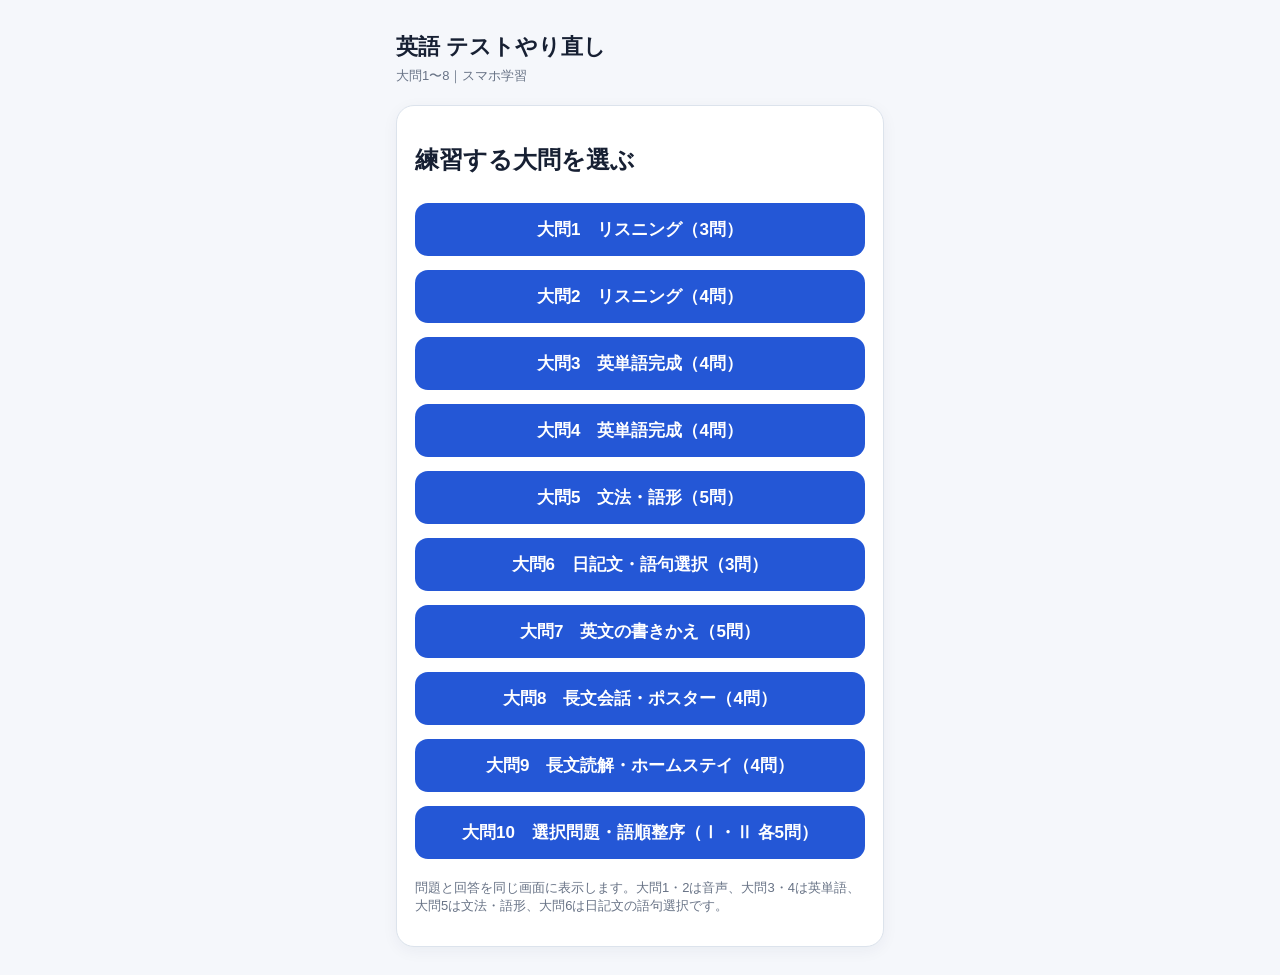
<file: index.html>
<!doctype html>
<html lang="ja">
<head>
<meta charset="utf-8"><meta name="viewport" content="width=device-width,initial-scale=1,viewport-fit=cover">
<title>英語 大問1〜8 練習</title>
<style>
*{box-sizing:border-box} body{margin:0;background:#f5f7fb;color:#172033;font-family:-apple-system,BlinkMacSystemFont,"Hiragino Sans","Yu Gothic",sans-serif}
.wrap{max-width:520px;margin:auto;padding:16px}.top{padding:16px 0 8px}.top h1{font-size:22px;margin:0 0 5px}.muted{color:#687386;font-size:13px}
.card{background:white;border:1px solid #dce3ec;border-radius:18px;padding:18px;margin:12px 0;box-shadow:0 4px 16px rgba(20,35,70,.05)}
.menu button,.btn{width:100%;border:0;border-radius:13px;padding:15px;font-size:17px;font-weight:800;cursor:pointer;margin:7px 0;background:#2457d6;color:white}
.btn.sub{background:#edf2fa;color:#25405f}.btn:disabled{opacity:.45}.head{display:flex;justify-content:space-between;gap:10px;align-items:center;margin-bottom:10px}
.badge{font-size:13px;background:#eef3ff;color:#2457d6;padding:5px 9px;border-radius:999px;font-weight:700}
.audio{background:#eef3ff;border-radius:14px;padding:12px;margin:12px 0}.audio .btn{margin:3px 0}
.prompt{font-size:19px;font-weight:800;margin:14px 0 9px}
.choices{display:grid;gap:9px}.choice{width:100%;text-align:left;background:white;border:2px solid #d9e0ea;border-radius:13px;padding:13px;font-size:16px;cursor:pointer}
.choice.selected{border-color:#2457d6;background:#f0f4ff}.choice.correct{border-color:#18864b;background:#edf9f1}.choice.wrong{border-color:#c63d35;background:#fff0ef}
.icon{font-size:27px;display:inline-block;width:42px;text-align:center;vertical-align:middle}.feedback{border-radius:13px;padding:13px;margin-top:12px;background:#f5f7fa}.ok{color:#14763f}.ng{color:#b22d27}
.transcript{margin-top:10px;border-top:1px solid #dfe5ed;padding-top:10px;font-size:14px}
.explainPanel{margin-top:10px;padding:13px;border:1px solid #d9e2ef;border-radius:12px;background:#fbfcfe;color:#172033}
.warn{font-size:12px;color:#9a5a00;background:#fff7e8;padding:8px;border-radius:8px;margin-bottom:10px}
.english{line-height:1.8;margin:10px 0;padding:10px;background:#f5f7fa;border-radius:9px}
.jp{line-height:1.8;margin:10px 0}.hide{display:none}.score{font-size:30px;font-weight:900;text-align:center;margin:12px}
.small{font-size:13px}.progress{height:7px;background:#e8edf4;border-radius:9px;overflow:hidden;margin:8px 0 14px}.bar{height:100%;background:#2457d6}
.scene{display:flex;justify-content:center;align-items:center;background:#fff;border:1px solid #dbe2ea;border-radius:14px;padding:8px;margin:10px 0}.q3img{display:block;width:100%;max-width:430px;height:auto;border-radius:7px}
.sentence{font-size:19px;line-height:1.8;background:#f7f9fc;border-radius:12px;padding:13px;margin:10px 0}
.wordrow{display:flex;align-items:center;gap:6px;margin:12px 0}.given{font-size:27px;font-weight:900}.wordinput{flex:1;min-width:0;font-size:22px;padding:12px;border:2px solid #cfd8e5;border-radius:12px}
.wordinput:focus{border-color:#2457d6;outline:none}.completeWord{font-size:22px;font-weight:900}

.q4img{display:block;width:100%;max-width:250px;height:auto;margin:auto;border-radius:6px}
.letterboxes{display:flex;gap:5px;flex-wrap:nowrap;margin:12px 0}
.letterbox{width:36px;height:42px;border:2px solid #8f9bab;border-radius:5px;display:grid;place-items:center;font-size:22px;font-weight:800;background:#fff}
.letterbox.givenbox{background:#eef3ff;border-color:#2457d6;color:#2457d6}


.diaryRow{margin:12px 0;padding:12px;border:1px solid #dce3ec;border-radius:12px;background:#fff}
.diaryPick{display:flex;align-items:center;gap:10px}
.diaryLabel{font-weight:900;min-width:32px}
.diarySelected{flex:1;text-align:left;background:#f6f8fb;border:2px solid #d3dbe6;border-radius:10px;padding:12px;font-size:16px}
.diaryOptions{display:grid;grid-template-columns:1fr 1fr;gap:8px;margin-top:10px}
.diaryOption{border:1px solid #cfd8e5;background:#fff;border-radius:10px;padding:10px;text-align:left;font-size:16px}
.diaryOption.used{opacity:.35}
.diaryOption.chosen{border:2px solid #2457d6;background:#eef3ff}

@media(max-width:380px){.wrap{padding:11px}.card{padding:14px}.choice{padding:11px;font-size:15px}.prompt{font-size:18px}}

.diaryAnswers{display:grid;gap:8px;margin:12px 0}
.diarySlot{width:100%;display:flex;align-items:center;gap:10px;text-align:left;background:#fff;border:2px solid #d6deea;border-radius:11px;padding:11px 12px;font-size:16px}
.diarySlot.active{border-color:#2457d6;background:#eef3ff}
.sharedBank{display:grid!important;grid-template-columns:1fr 1fr;gap:8px;margin-top:8px}
.sharedBank .diaryOption{display:block!important;margin:0}
@media(max-width:380px){.sharedBank{grid-template-columns:1fr 1fr}.sharedBank .diaryOption{font-size:15px;padding:9px}}


.rewriteOriginal{background:#f6f8fb;border-radius:12px;padding:14px;margin:10px 0;font-size:17px;line-height:1.7}
.rewriteInstruction{background:#fff8e8;border-radius:12px;padding:12px;margin:10px 0;line-height:1.6}
.rewriteSentence{background:#f6f8fb;border-radius:12px;padding:14px;margin:10px 0;font-size:17px;line-height:2.5}
.rewriteInput{width:105px;max-width:35vw;font-size:17px;padding:8px 10px;border:2px solid #b9c7da;border-radius:9px}


.q8Wrap{display:block}
.q8PassageBox{background:#f7f9fc;border:1px solid #dce3ec;border-radius:14px;padding:14px;margin:10px 0;line-height:1.75;font-size:15px}
.q8Poster{display:block;width:100%;max-width:310px;height:auto;margin:20px auto 12px;border:1px solid #ccd5e2;border-radius:8px;background:#fff}
.q8QuestionBox{background:#fff;border:1px solid #dce3ec;border-radius:14px;padding:14px}
.q8Toggle{margin:8px 0}
.q8AnswerInput{width:100%;font-size:18px;padding:12px;border:2px solid #cbd5e2;border-radius:10px}
.q8Multi{display:grid;gap:8px}
.q8Choice{width:100%;text-align:left;background:#fff;border:2px solid #d9e0ea;border-radius:11px;padding:11px;font-size:15px}
.q8Choice.selected{border-color:#2457d6;background:#eef3ff}
.q8ReorderBank,.q8ReorderAnswer{display:flex;flex-wrap:wrap;gap:8px;padding:11px;border-radius:11px;min-height:48px}
.q8ReorderBank{background:#f6f8fb;border:1px solid #dce3ec}
.q8ReorderAnswer{background:#fff;border:2px dashed #b9c7da;margin:10px 0}
.q8Chip{border:1px solid #becada;background:#fff;border-radius:9px;padding:9px 11px;font-size:15px}
.q8Chip.used{opacity:.3}
.q8Intro{text-align:left}
@media(min-width:800px){
  .q8PassageBox{font-size:16px;line-height:1.85}
  .q8QuestionBox{max-width:820px;margin-left:auto;margin-right:auto}
}


.q8PassagePanel{width:100%}
.q8BackRow{display:flex;gap:8px;margin:8px 0 12px}
.q8BackRow .btn{margin:0}
.q8QuestionBox{width:100%}


.q8PosterHtml{
  width:100%;
  max-width:330px;
  margin:22px auto 12px;
  padding:14px 16px 12px;
  border:2px solid #4a4a4a;
  background:#fff;
  color:#111;
  font-family:"Yu Mincho","Hiragino Mincho ProN","Yu Gothic",serif;
  line-height:1.45;
}
.q8PosterTitle{
  font-size:22px;
  font-weight:900;
  text-align:center;
  margin-bottom:10px;
  white-space:nowrap;
}
.q8PosterItem{
  font-size:16px;
  margin:8px 0;
}
.q8PosterAuthor{
  text-align:right;
  font-size:16px;
  margin-top:8px;
}
@media(max-width:380px){
  .q8PosterHtml{padding:12px 12px 10px}
  .q8PosterTitle{font-size:19px}
  .q8PosterItem,.q8PosterAuthor{font-size:15px}
}


.q8AllQuestions{display:grid;gap:16px;margin-top:20px}
.q8OneQuestion{background:#fff;border:1px solid #dce3ec;border-radius:14px;padding:14px}
.q8OneQuestion h3{margin:0 0 10px;font-size:18px}
.q8AllCheck{margin-top:18px}
.q8ResultItem{margin:12px 0;padding:12px;border-radius:12px;background:#f7f9fc}
.q8ReadingHeader{margin:0 0 8px;font-weight:700}


.q8Bilingual{display:grid;gap:10px;margin-top:12px}
.q8Line{background:#f7f9fc;border:1px solid #dce3ec;border-radius:12px;padding:12px}
.q8English{font-size:16px;line-height:1.6;font-weight:600}
.q8Japanese{font-size:15px;line-height:1.6;margin-top:5px}
.q8LinePlay{margin-top:8px;padding:7px 10px!important;font-size:14px!important}


.sourceUnderline{
  text-decoration-line: underline;
  text-decoration-thickness: 2px;
  text-underline-offset: 4px;
}


.q9PassageBox{margin-top:14px;padding:16px;background:#f7f9fc;border-radius:14px;line-height:1.75}
.q9PassageBox p{margin:0 0 16px}
.q9Notes{font-size:13px;line-height:1.8;margin-top:8px}
.q9AllQuestions{display:grid;gap:16px;margin-top:20px}
.q9OneQuestion{background:#fff;border:1px solid #dce3ec;border-radius:14px;padding:14px}
.q9OneQuestion h3{margin:0 0 10px;font-size:18px}
.q9Reorder{display:grid;gap:8px;margin-top:10px}
.q9Reorder button.selected{outline:2px solid #2d61db;background:#eef3ff}
.q9Bilingual{display:grid;gap:12px;margin-top:12px}
.q9Line{background:#f7f9fc;border:1px solid #dce3ec;border-radius:12px;padding:12px}
.q9English{font-weight:600;line-height:1.65}
.q9Japanese{margin-top:6px;line-height:1.65}


.q10Notice{background:#eef3ff;border:1px solid #cfdcff;border-radius:14px;padding:14px;line-height:1.65;margin-bottom:16px}
.q10Japanese{font-weight:700;line-height:1.65;margin-bottom:12px}
.q10Sentence{font-size:17px;line-height:1.8;background:#f7f9fc;border-radius:12px;padding:14px;margin-bottom:14px}
.q10Options{display:grid;grid-template-columns:1fr 1fr;gap:10px}
.q10Order{margin:12px 0;padding:12px;background:#f7f9fc;border-radius:12px;min-height:48px}
.q10Summary{display:grid;gap:12px}
@media(max-width:420px){.q10Options{grid-template-columns:1fr 1fr}.q10Sentence{font-size:16px}}

</style>
</head><body><main class="wrap">
<div class="top"><h1>英語 テストやり直し</h1><div class="muted">大問1〜8｜スマホ学習</div></div>
<section id="menu" class="card menu">
<h2>練習する大問を選ぶ</h2>
<button onclick="start(1)">大問1　リスニング（3問）</button>
<button onclick="start(2)">大問2　リスニング（4問）</button>
<button onclick="start(3)">大問3　英単語完成（4問）</button>
<button onclick="start(4)">大問4　英単語完成（4問）</button>
<button onclick="start(5)">大問5　文法・語形（5問）</button>
<button onclick="start(6)">大問6　日記文・語句選択（3問）</button>
<button onclick="start(7)">大問7　英文の書きかえ（5問）</button>
<button onclick="start(8)">大問8　長文会話・ポスター（4問）</button>
<button onclick="start(9)">大問9　長文読解・ホームステイ（4問）</button>
<button onclick="start(10)">大問10　選択問題・語順整序（Ⅰ・Ⅱ 各5問）</button>
<p class="muted">問題と回答を同じ画面に表示します。大問1・2は音声、大問3・4は英単語、大問5は文法・語形、大問6は日記文の語句選択です。</p>
</section>
<section id="quiz" class="card hide">
<div class="head"><span id="title" class="badge"></span><span id="count" class="muted"></span></div>
<div class="progress"><div id="bar" class="bar"></div></div>
<div id="audio"></div>
<div id="prompt" class="prompt"></div>
<div id="choices" class="choices"></div>
<button id="check" class="btn" disabled>答え合わせ</button>
<div id="feedback" class="feedback hide"></div>
<button id="next" class="btn sub hide">次の問題 →</button>
</section>
<section id="result" class="card hide"></section>
</main>
<script>
const sets={
1:[
 {speech:"It will be rainy tomorrow.",prompt:"放送の内容に合う「明日の天気」を選びなさい。",choices:[["ア","☁️","くもり"],["イ","☃️","雪"],["ウ","☀️","晴れ"],["エ","☔","雨"]],a:"エ",jp:"It will be rainy tomorrow. ＝ 明日は雨でしょう。",point:"rainy ＝ 雨の、tomorrow ＝ 明日"},
 {speech:"Today is July 3. Takashi was running at 7:00 a.m. yesterday.",prompt:"放送の内容に合うTakashiを選びなさい。",choices:[["ア","🏃","7月3日 午前7時"],["イ","🏃","7月2日 午後7時"],["ウ","🏃","7月2日 午前7時"],["エ","🏃","7月4日 午前7時"]],a:"ウ",jp:"Today is July 3. Takashi was running at 7:00 a.m. yesterday.",point:"yesterday ＝ 昨日。7月3日の昨日なので7月2日。a.m. ＝ 午前"},
 {speech:"My sister wants new shoes.",prompt:"放送の内容に合うものを選びなさい。",choices:[["ア","👟","くつ"],["イ","🍪","お菓子"],["ウ","🧢","帽子"],["エ","📚","辞書"]],a:"ア",jp:"My sister wants new shoes. ＝ 私の姉（妹）は新しいくつを欲しがっています。",point:"shoes ＝ くつ"}
],
2:[
 {passage:"Hello. I'm Asuka. I'm thirteen. Today, I'm going to talk about my sister, Haruka. She is fifteen years old. She is good at cooking. Last week, she made some cookies for me. They were delicious. We are good sisters. We often go shopping on weekends. We will go to see a movie next Sunday. I can't wait.",question:"How old is Asuka?",prompt:"質問を聞いて、答えを選びなさい。",choices:[["ア","","She is 12."],["イ","","She is 13."],["ウ","","She is 14."],["エ","","She is 15."]],a:"イ",jp:"How old is Asuka? → She is 13.",point:"I'm thirteen. が答えの根拠です。"},
 {passage:"Hello. I'm Asuka. I'm thirteen. Today, I'm going to talk about my sister, Haruka. She is fifteen years old. She is good at cooking. Last week, she made some cookies for me. They were delicious. We are good sisters. We often go shopping on weekends. We will go to see a movie next Sunday. I can't wait.",question:"What did Haruka make for Asuka last week?",prompt:"質問を聞いて、答えを選びなさい。",choices:[["ア","","Some cookies."],["イ","","A movie."],["ウ","","Dinner."],["エ","","A cake."]],a:"ア",jp:"What did Haruka make for Asuka last week? → Some cookies.",point:"Last week, she made some cookies for me. が根拠です。"},
 {passage:"Hello. I'm Asuka. I'm thirteen. Today, I'm going to talk about my sister, Haruka. She is fifteen years old. She is good at cooking. Last week, she made some cookies for me. They were delicious. We are good sisters. We often go shopping on weekends. We will go to see a movie next Sunday. I can't wait.",question:"Do Asuka and Haruka often go fishing on weekends?",prompt:"質問を聞いて、答えを選びなさい。",choices:[["ア","","Yes, they do."],["イ","","Yes, they are."],["ウ","","No, they don't."],["エ","","No, they aren't."]],a:"ウ",jp:"Do Asuka and Haruka often go fishing on weekends? → No, they don't.",point:"本文では We often go shopping on weekends. と言っています。"},
 {passage:"Hello. I'm Asuka. I'm thirteen. Today, I'm going to talk about my sister, Haruka. She is fifteen years old. She is good at cooking. Last week, she made some cookies for me. They were delicious. We are good sisters. We often go shopping on weekends. We will go to see a movie next Sunday. I can't wait.",question:"When will Asuka and Haruka go to see a movie?",prompt:"質問を聞いて、答えを選びなさい。",choices:[["ア","","Today."],["イ","","Next Saturday."],["ウ","","Last Sunday."],["エ","","Next Sunday."]],a:"エ",jp:"When will Asuka and Haruka go to see a movie? → Next Sunday.",point:"We will go to see a movie next Sunday. が根拠です。"}
],
3:[
 {kind:"word",scene:"☀️　🌳　🧒 ⚽ 🧒　🧒　🕧",sentence:"It’s ① s____ and hot today.",given:"s",rest:"unny",word:"sunny",meaning:"sunny ＝ 晴れた",full:"It’s sunny and hot today. ＝ 今日は晴れていて暑いです。"},
 {kind:"word",scene:"🌳　🧒　🧒　🧒　⚽",sentence:"Three ② c_______ are in the park.",given:"c",rest:"hildren",word:"children",meaning:"children ＝ 子どもたち（child の複数形）",full:"Three children are in the park. ＝ 3人の子どもたちが公園にいます。"},
 {kind:"word",scene:"🧒　⚽　🧒　🧒",sentence:"They’re ③ p______ soccer.",given:"p",rest:"laying",word:"playing",meaning:"playing ＝ play の -ing形",full:"They’re playing soccer. ＝ 彼らはサッカーをしています。"},
 {kind:"word",scene:"🕧",sentence:"It’s ④ t_____ thirty now.",given:"t",rest:"welve",word:"twelve",meaning:"twelve ＝ 12",full:"It’s twelve thirty now. ＝ 今は12時30分です。"}
],
4:[
 {kind:"word4",label:"(1)",img:"assets/q4-station.png",given:"s",word:"station",meaning:"station ＝ 駅"},
 {kind:"word4",label:"(2)",img:"assets/q4-uncle.png",given:"u",word:"uncle",meaning:"uncle ＝ おじ"},
 {kind:"word4",label:"(3)",img:"assets/q4-hundred.png",given:"h",word:"hundred",meaning:"hundred ＝ 100"},
 {kind:"word4",label:"(4)",img:"assets/q4-science.png",given:"s",word:"science",meaning:"science ＝ 理科"}
],
5:[
 {kind:"grammar",label:"(1)",japanese:"彼らはそのとき、何をしていましたか。",sentence:"What ( be ) they doing at that time?",answer:"were",display:"What were they doing at that time?",jp:"彼らはそのとき、何をしていましたか。",rule:"（ be ）を文に合う形にします。主語が they、時制が過去なので were です。"},
 {kind:"grammar",label:"(2)",japanese:"あなたは昨日、そのレストランへ行きましたか。",sentence:"( Do ) you go to the restaurant yesterday?",answer:"Did",display:"Did you go to the restaurant yesterday?",jp:"あなたは昨日、そのレストランへ行きましたか。",rule:"（ Do ）を文に合う形にします。yesterday がある過去の疑問文なので Did です。"},
 {kind:"grammar",label:"(3)",japanese:"父は日曜日に早く起きません。",sentence:"My father ( don’t ) get up early on Sundays.",answer:"doesn't",display:"My father doesn’t get up early on Sundays.",jp:"父は日曜日に早く起きません。",rule:"（ don’t ）を文に合う形にします。主語 My father は三人称単数なので doesn’t です。get up は（　）の外なので、回答は doesn’t だけです。"},
 {kind:"grammar",label:"(4)",japanese:"ミオは昨日、数学を勉強しました。",sentence:"Mio ( study ) math yesterday.",answer:"studied",display:"Mio studied math yesterday.",jp:"ミオは昨日、数学を勉強しました。",rule:"（ study ）を文に合う形にします。yesterday があるので過去形 studied です。"},
 {kind:"grammar",label:"(5)",japanese:"この帽子は、私のものです。",sentence:"This cap is ( I ).",answer:"mine",display:"This cap is mine.",jp:"この帽子は、私のものです。",rule:"（ I ）を「私のもの」という意味に変えるので、所有代名詞 mine です。"}
],
6:[
 {kind:"diaryAll",
  answers:["had","took","show"],
  kanas:["キ","オ","ク"],
  diary:"Today, I went to Miyu’s house. I ( ① ) a good time with Miyu and her mother. Miyu’s mother has a lot of kimonos. I tried on one of them. Miyu’s grandmother bought it. It was very beautiful. Miyu ( ② ) some pictures of me in the kimono. I was very happy. I want to ( ③ ) them to my family and friends in my country.",
  completed:"Today, I went to Miyu’s house. I had a good time with Miyu and her mother. Miyu’s mother has a lot of kimonos. I tried on one of them. Miyu’s grandmother bought it. It was very beautiful. Miyu took some pictures of me in the kimono. I was very happy. I want to show them to my family and friends in my country.",
  jp:"今日、私はミユの家に行きました。私はミユと彼女のお母さんと楽しい時間を過ごしました。ミユのお母さんはたくさんの着物を持っています。私はそのうちの1着を試着しました。ミユのおばあさんがそれを買いました。それはとてもきれいでした。ミユは着物を着た私の写真を何枚か撮りました。私はとてもうれしかったです。私はそれらの写真を、自分の国の家族や友達に見せたいです。"}
],
7:[
 {kind:"rewrite",label:"(1)",
  original:"Many students don’t go to school <span class=\"sourceUnderline\">on Sunday</span>.",
  instruction:"下線部を「次の日曜日」にかえて、未来の否定文に",
  afterParts:["Many students "," go to school "," Sunday."],
  answers:["won’t","next"],
  display:"Many students won’t go to school next Sunday.",
  rule:"未来の否定文は will not ～。短縮形は won’t です。「次の日曜日」は next Sunday です。"},
 {kind:"rewrite",label:"(2)",
  original:"I play baseball.",
  instruction:"文末に「明日」を入れて、未来の疑問文に",
  afterParts:[""," you "," baseball tomorrow?"],
  answers:["Will","play"],
  display:"Will you play baseball tomorrow?",
  rule:"未来の疑問文は Will＋主語＋動詞の原形 ～? の形です。play は原形のまま使います。"},
 {kind:"rewrite",label:"(3)",
  original:"I went to the library <span class=\"sourceUnderline\">last week</span>.",
  instruction:"下線部を「明日」にかえて、未来の文に",
  afterParts:["I "," "," to go to the library tomorrow."],
  answers:["am","going"],
  display:"I am going to go to the library tomorrow.",
  rule:"be going to ～ で「～する予定です／つもりです」。主語が I なので be動詞は am です。"},
 {kind:"rewrite",label:"(4)",
  original:"I’m watching TV <span class=\"sourceUnderline\">now</span>.",
  instruction:"下線部を「そのとき」にかえて、過去進行形の疑問文に",
  afterParts:[""," you "," TV at that time?"],
  answers:["Were","watching"],
  display:"Were you watching TV at that time?",
  rule:"過去進行形の疑問文は Was/Were＋主語＋動詞の-ing形 ～?。主語が you なので Were です。"},
 {kind:"rewrite",label:"(5)",
  original:"He talks with his father <span class=\"sourceUnderline\">every day</span>.",
  instruction:"下線部を「昨日の9時」にかえて、過去進行形の文に",
  afterParts:["He "," "," with his father at 9:00 yesterday."],
  answers:["was","talking"],
  display:"He was talking with his father at 9:00 yesterday.",
  rule:"過去進行形は was/were＋動詞の-ing形。主語が He なので was talking です。"}
],
8:[
 {kind:"reading8",type:"word",label:"(1)",
  question:"対話文とポスターの内容に合うように、（①）に入る最も適当な英単語1語を書きなさい。",
  answer:"October",
  explanation:"ポスターに「10月の文化祭で上演する劇」とあるので、October が入ります。"},
 {kind:"reading8",type:"choice",label:"(2)",
  question:"対話文中の②に入る最も適当なものを、次のア〜エのうちから一つ選びなさい。",
  choices:[["ア","How can I help you?"],["イ","When do they perform the drama?"],["ウ","What do the staff members do?"],["エ","Can you dance?"]],
  answer:"ウ",
  explanation:"直後に健太が「They write a script, create music, and make clothes.」とスタッフの仕事を説明しているため、②には「What do the staff members do?」が入ります。"},
 {kind:"reading8",type:"reorder",label:"(3)",
  question:"対話文中の下線部③が意味の通る英文になるように、（　）内の語を並べかえて書きなさい。（　）内以外の語は書かなくてよい。",
  tokens:["room","at","the","music","to","come"],
  answer:["come","to","the","music","room","at"],
  display:"Then, please come to the music room at 4:00 p.m. this Friday.",
  explanation:"come to ～ で「～へ来る」、the music room で「音楽室」、at 4:00 p.m. で時刻を表します。"},
 {kind:"reading8",type:"multi",label:"(4)",
  question:"対話文の内容に合うものを、次のア〜オのうちから二つ選び、その符号を書きなさい。",
  choices:[
    ["ア","メアリーは健太といっしょに簡単な日本語でポスターを作った。"],
    ["イ","メアリーはひらがなとカタカナは読めるが、漢字は読めない。"],
    ["ウ","健太とメアリーは生徒会でいっしょに活動している。"],
    ["エ","メアリーは音楽が好きなので、文化祭の劇に演者として参加したいと思っている。"],
    ["オ","健太はスタッフとして文化祭の劇に参加したいと思っている。"]
  ],
  answer:["イ","オ"],
  explanation:"メアリーは「ひらがなとカタカナは読めるが漢字は読めない」と話しています。また健太は台本を書きたいと言っており、スタッフとして参加する内容です。"}
],
9:[
 {kind:"reading9",type:"word",label:"(1)",answer:"first",
  question:"本文中の下線部①が、「初日に」という意味になるように、（　）に入る最も適当な英単語1語を書きなさい。",
  explanation:"「初日」は the first day と表します。したがって first が入ります。"},
 {kind:"reading9",type:"reorder",label:"(2)",
  question:"本文中の下線部②が意味の通る英文になるように、（　）内のア〜オを正しい語順に並べかえ、その順番を符号で書きなさい。",
  choices:[["ア","the Brown family’s breakfast"],["イ","was"],["ウ","didn’t"],["エ","good"],["オ","think"]],
  answer:["ウ","オ","ア","イ","エ"],
  display:"So, I didn’t think the Brown family’s breakfast was good.",
  explanation:"「私はブラウンさん一家の朝食はよくないと思いました」という意味なので、didn’t think → the Brown family’s breakfast → was good の順です。"},
 {kind:"reading9",type:"twoWords",label:"(3)",answers:["wants","cook"],
  question:"次の問いと答えの英文が本文の内容に合うように、（　）内に入る最も適当な英単語を1語ずつ書きなさい。",
  qa:"[問い] What does Riku want to be in the future?<br>[答え] He (　) to be a (　).",
  explanation:"最終段落の「I want to be a cook in the future.」が根拠です。主語が He なので want は wants になります。"},
 {kind:"reading9",type:"choice",label:"(4)",answer:"ア",
  question:"本文の内容に合うものを、次のア〜エのうちから一つ選び、その符号を書きなさい。",
  choices:[
   ["ア","陸は、カナダでのホームステイで、世界にはさまざまな朝食の食べ方があることを知った。"],
   ["イ","ブラウンさん一家は、ふつう家族みんなで朝食を食べる。"],
   ["ウ","陸は、カナダでも台湾でも、人々が家で朝食を食べないことにおどろいた。"],
   ["エ","陸は今、家族のためにときどき朝食を作っている。"]
  ],
  explanation:"本文では、カナダと台湾の朝食の習慣を知ったことをきっかけに、陸が世界の食文化に興味を持ったと書かれています。したがってアが正解です。"}
]};
let section=1,idx=0,score=0,wrong=[],selected=null;
const $=x=>document.getElementById(x);
function say(t){if(!speechSynthesis){alert("このブラウザでは音声を利用できません");return}speechSynthesis.cancel();const u=new SpeechSynthesisUtterance(t);u.lang="en-US";u.rate=.82;speechSynthesis.speak(u)}
function start(n,list=null){
 section=n;idx=0;score=0;wrong=[];selected=null;sets._run=list||sets[n];
 $("menu").classList.add("hide");$("result").classList.add("hide");$("quiz").classList.remove("hide");
 if(n===8 && !list){renderQ8All();}else if(n===9 && !list){renderQ9All();}else if(n===10 && !list){renderQ10Start();}else{render();}
}



const q10Data={
 I:[
  {jp:"私は忙しいので、あなたを手伝うことができません。",pre:"I cannot help",post:".",opts:[["ア","because"],["イ","busy"],["ウ","I’m"],["エ","you"]],ans:["エ","ア","ウ","イ"],en:"I cannot help you because I’m busy.",ja:"私は忙しいので、あなたを手伝うことができません。"},
  {jp:"私たちの市には、病院がたくさんありますか。",pre:"",post:"in our city?",opts:[["ア","hospitals"],["イ","many"],["ウ","are"],["エ","there"]],ans:["ウ","エ","イ","ア"],en:"Are there many hospitals in our city?",ja:"私たちの市には、病院がたくさんありますか。"},
  {jp:"その公園に大きな木はありません。",pre:"",post:"big tree in the park.",opts:[["ア","there"],["イ","not"],["ウ","a"],["エ","is"]],ans:["ア","エ","イ","ウ"],en:"There is not a big tree in the park.",ja:"その公園に大きな木はありません。"},
  {jp:"もし明日雨なら、山へ行くことはできません。",pre:"",post:"tomorrow, we can’t go to the mountains.",opts:[["ア","rainy"],["イ","if"],["ウ","it"],["エ","is"]],ans:["イ","ウ","エ","ア"],en:"If it is rainy tomorrow, we can’t go to the mountains.",ja:"もし明日雨なら、山へ行くことはできません。"},
  {jp:"私は5歳のとき、東京に住んでいました。",pre:"",post:", I lived in Tokyo.",opts:[["ア","when"],["イ","I"],["ウ","five"],["エ","was"]],ans:["ア","イ","エ","ウ"],en:"When I was five, I lived in Tokyo.",ja:"私は5歳のとき、東京に住んでいました。"}
 ],
 II:[
  {jp:"彼女は、ピアノを弾くことが好きです。",pre:"She",post:".",opts:[["ア","to"],["イ","play"],["ウ","the piano"],["エ","likes"]],ans:["エ","ア","イ","ウ"],en:"She likes to play the piano.",ja:"彼女は、ピアノを弾くことが好きです。"},
  {jp:"トムは、日本語を勉強するためにここへ来ました。",pre:"Tom",post:"Japanese.",opts:[["ア","study"],["イ","here"],["ウ","came"],["エ","to"]],ans:["ウ","イ","エ","ア"],en:"Tom came here to study Japanese.",ja:"トムは、日本語を勉強するためにここへ来ました。"},
  {jp:"私は昨日、何もしたくありませんでした。",pre:"I",post:"anything yesterday.",opts:[["ア","didn’t"],["イ","do"],["ウ","to"],["エ","want"]],ans:["ア","エ","ウ","イ"],en:"I didn’t want to do anything yesterday.",ja:"私は昨日、何もしたくありませんでした。"},
  {jp:"ケンタは、試合に勝つために何をしましたか。",pre:"What",post:"win the game?",opts:[["ア","do"],["イ","did"],["ウ","Kenta"],["エ","to"]],ans:["イ","ウ","ア","エ"],en:"What did Kenta do to win the game?",ja:"ケンタは、試合に勝つために何をしましたか。"},
  {jp:"あなたは何か読むものを持っていますか。",pre:"Do you",post:"?",opts:[["ア","anything"],["イ","to"],["ウ","have"],["エ","read"]],ans:["ウ","ア","イ","エ"],en:"Do you have anything to read?",ja:"あなたは何か読むものを持っていますか。"}
 ]
};
let q10Part="I",q10Index=0,q10Order=[],q10Scores={I:0,II:0},q10Wrong=[];

function renderQ10Start(){
 section=10;
 $("title").textContent="大問10 選択問題・語順整序";
 $("count").textContent="Ⅰ・Ⅱ 両方に挑戦";
 $("bar").style.width="0%"; $("audio").innerHTML=""; $("choices").innerHTML="";
 $("feedback").className="feedback hide"; $("check").classList.add("hide"); $("next").classList.add("hide");
 $("prompt").innerHTML=`
  <div class="q10Notice"><b>本番では【Ⅰ】【Ⅱ】のどちらか一方を選ぶ問題です。</b><br>この学習サイトでは、練習のため両方に挑戦します。</div>
  <div>日本文の意味を表す英文になるように、（　）内のア〜エを正しい語順に並べます。文頭に来る語も、問題と同じく小文字で表示しています。</div>
  <button type="button" class="btn" id="q10Begin" style="margin-top:18px">【Ⅰ】から始める</button>`;
 $("q10Begin").onclick=()=>{q10Part="I";q10Index=0;q10Scores={I:0,II:0};q10Wrong=[];renderQ10Question()};
}

function renderQ10Question(){
 const q=q10Data[q10Part][q10Index]; q10Order=[];
 $("title").textContent=`大問10 【${q10Part}】`;
 $("count").textContent=`${q10Index+1} / 5問`;
 $("bar").style.width=`${q10Index*20}%`; $("audio").innerHTML="";
 $("feedback").className="feedback hide"; $("choices").innerHTML="";
 $("check").classList.add("hide"); $("next").classList.add("hide");
 $("prompt").innerHTML=`
  <div class="q10Japanese">(${q10Index+1})　${q.jp}</div>
  <div class="q10Sentence">${q.pre} （ ア〜エを並べかえ ） ${q.post}</div>
  <div class="q10Order"><b>選んだ順：</b> <span id="q10OrderText">未選択</span></div>
  <div class="q10Options" id="q10Opts">${q.opts.map(([k,t])=>`<button type="button" class="q8Choice" data-k="${k}"><b>${k}</b>　${t}</button>`).join("")}</div>
  <button type="button" class="btn sub" id="q10Undo" style="margin-top:12px">1つ戻す</button>
  <button type="button" class="btn" id="q10Grade" style="margin-top:12px" disabled>答え合わせ</button>`;
 const grade=$("q10Grade");
 document.querySelectorAll("#q10Opts .q8Choice").forEach(b=>b.onclick=()=>{
   q10Order.push(b.dataset.k);
   $("q10OrderText").textContent=q10Order.join(" → ");
   grade.disabled=q10Order.length!==4;
 });
 $("q10Undo").onclick=()=>{
   q10Order.pop();
   $("q10OrderText").textContent=q10Order.length?q10Order.join(" → "):"未選択";
   grade.disabled=q10Order.length!==4;
 };
 grade.onclick=gradeQ10;
}

function gradeQ10(){
 const q=q10Data[q10Part][q10Index];
 const ok=q10Order.join("")===q.ans.join("");
 if(ok) q10Scores[q10Part]++; else q10Wrong.push({part:q10Part,index:q10Index});
 document.querySelectorAll("#prompt button").forEach(b=>b.disabled=true);
 $("bar").style.width=`${(q10Index+1)*20}%`;
 $("feedback").className="feedback";
 $("feedback").innerHTML=`
  <b>${ok?"○ 正解":"× 不正解"}</b><br><br>
  正しい順番：<b>${q.ans.join(" → ")}</b><br>
  <div class="q8ResultItem"><div class="q8English">${q.en}</div><div class="q8Japanese">${q.ja}</div>
  <button type="button" class="btn sub" id="q10Listen">▶ 完成した英文を聞く</button></div>
  <button type="button" class="btn" id="q10Continue">${q10Index<4?"次の問題へ":q10Part==="I"?"【Ⅰ】の結果を見る":"大問10の結果を見る"}</button>`;
 $("q10Listen").onclick=()=>say(q.en);
 $("q10Continue").onclick=()=>{
   if(q10Index<4){q10Index++;renderQ10Question()}
   else if(q10Part==="I"){renderQ10PartResult()}
   else{renderQ10Final()}
 };
 $("feedback").scrollIntoView({behavior:"smooth",block:"start"});
}

function renderQ10PartResult(){
 $("title").textContent="大問10 【Ⅰ】結果"; $("count").textContent="5問終了"; $("bar").style.width="100%";
 $("prompt").innerHTML=`<div class="q10Notice"><b>【Ⅰ】 ${q10Scores.I} / 5問 正解</b></div>
 <button type="button" class="btn" id="q10ToII">【Ⅱ】へ進む</button>`;
 $("feedback").className="feedback hide"; $("audio").innerHTML="";
 $("q10ToII").onclick=()=>{q10Part="II";q10Index=0;renderQ10Question()};
}

function renderQ10Final(){
 const total=q10Scores.I+q10Scores.II;
 $("title").textContent="大問10 完了"; $("count").textContent="Ⅰ・Ⅱ 10問終了"; $("bar").style.width="100%";
 $("feedback").className="feedback hide"; $("audio").innerHTML="";
 $("prompt").innerHTML=`<div class="q10Summary">
  <div class="q10Notice"><b>大問10 完了</b><br>【Ⅰ】${q10Scores.I} / 5問<br>【Ⅱ】${q10Scores.II} / 5問<br><b>合計 ${total} / 10問</b></div>
  ${q10Wrong.length?'<button type="button" class="btn" id="q10Retry">間違えた問題だけもう一度</button>':'<div class="feedback"><b>全問正解です！</b></div>'}
  <button type="button" class="btn sub" id="q10Menu">大問一覧へ戻る</button></div>`;
 if(q10Wrong.length) $("q10Retry").onclick=()=>renderQ10RetryStart();
 $("q10Menu").onclick=()=>location.reload();
}

function renderQ10RetryStart(){
 const list=[...q10Wrong]; let ri=0;
 function show(){
  const item=list[ri],q=q10Data[item.part][item.index];q10Order=[];
  $("title").textContent=`大問10 復習 【${item.part}】(${item.index+1})`;
  $("count").textContent=`${ri+1} / ${list.length}問`;
  $("prompt").innerHTML=`<div class="q10Japanese">${q.jp}</div><div class="q10Sentence">${q.pre} （ ア〜エを並べかえ ） ${q.post}</div>
   <div class="q10Order"><b>選んだ順：</b> <span id="q10OrderText">未選択</span></div>
   <div class="q10Options" id="q10Opts">${q.opts.map(([k,t])=>`<button type="button" class="q8Choice" data-k="${k}"><b>${k}</b>　${t}</button>`).join("")}</div>
   <button class="btn sub" id="q10Undo">1つ戻す</button><button class="btn" id="q10Grade" disabled>答え合わせ</button>`;
  $("feedback").className="feedback hide";
  const grade=$("q10Grade");
  document.querySelectorAll("#q10Opts .q8Choice").forEach(b=>b.onclick=()=>{q10Order.push(b.dataset.k);$("q10OrderText").textContent=q10Order.join(" → ");grade.disabled=q10Order.length!==4});
  $("q10Undo").onclick=()=>{q10Order.pop();$("q10OrderText").textContent=q10Order.length?q10Order.join(" → "):"未選択";grade.disabled=q10Order.length!==4};
  grade.onclick=()=>{
   const ok=q10Order.join("")===q.ans.join("");
   $("feedback").className="feedback";$("feedback").innerHTML=`<b>${ok?"○ 正解":"× 不正解"}</b><br>正しい順番：<b>${q.ans.join(" → ")}</b><div class="q8ResultItem"><div class="q8English">${q.en}</div><div class="q8Japanese">${q.ja}</div><button class="btn sub" id="q10Listen">▶ 完成した英文を聞く</button></div><button class="btn" id="q10RetryNext">${ri+1<list.length?"次の復習問題へ":"復習を終了"}</button>`;
   $("q10Listen").onclick=()=>say(q.en);
   $("q10RetryNext").onclick=()=>{ri++; if(ri<list.length)show();else renderQ10Final()};
  };
 }
 show();
}

const q9PassageHtml=()=>`
<div class="q9PassageBox">
 <div class="small muted" style="margin-bottom:10px">中学生の陸（Riku）が、昨年カナダ（Canada）にホームステイ（homestay）をしたときのことについて書いた文章です。</div>
 <p>Last year, I visited Canada and did a homestay there. I stayed for a month with the Brown family, Mr. and Mrs. Brown and Tom. Tom is a junior high school student, too. ①On the (　) day, Mrs. Brown told me about their family rules. One of them was about breakfast. They don’t usually eat breakfast together. They usually eat some fruit and oatmeal alone. Many people in Canada do that. I was surprised to hear that.</p>
 <p>In my family in Japan, my mother makes breakfast for us every day. I often eat rice, miso soup, and some small dishes with my family. My mother always says, “Breakfast is important.” ②So, I ( ア the Brown family’s breakfast　イ was　ウ didn’t　エ good　オ think ).</p>
 <p>I was interested in breakfast in other countries. I asked a girl from Taiwan in Tom’s class, “I want to know about breakfast in your country. How do you usually eat breakfast?” She said, “We don’t usually eat breakfast at home. Some families don’t have a kitchen. Many people eat breakfast at some food stores or buy something and eat it at work or at school.” I was surprised again.</p>
 <p>After I learned that, I was interested in food around the world. Now, I sometimes make dinner for my family. I can make curry and rice, gyoza, pizza, and yakisoba. I want to be a cook in the future.</p>
 <div class="q9Notes">※ the Brown family＝ブラウンさん一家　rule＝規則　oatmeal＝オートミール　alone＝ひとりで　surprised＝おどろいて　ask＝〜にたずねる　Taiwan＝台湾　at work＝職場で</div>
</div>`;

function renderQ9All(){
 section=9; idx=0; score=0; wrong=[]; selected=null; sets._run=sets[9];
 $("title").textContent="大問9 長文読解・ホームステイ";
 $("count").textContent="4問まとめて解答";
 $("bar").style.width="0%";
 $("audio").innerHTML="";
 $("feedback").className="feedback hide";
 $("choices").innerHTML="";
 $("check").classList.add("hide"); $("next").classList.add("hide");
 const qs=sets[9];
 $("prompt").innerHTML=`
  <div class="small muted">長文を読み、(1)〜(4)をすべて解答してからまとめて答え合わせをします。途中では正解・解説は表示しません。</div>
  ${q9PassageHtml()}
  <div class="q9AllQuestions">
   <div class="q9OneQuestion"><h3>(1)</h3><div>${qs[0].question}</div>
    <input id="q9w1" class="q8AnswerInput" type="text" autocomplete="off" autocapitalize="none" spellcheck="false" placeholder="英単語1語を入力"></div>
   <div class="q9OneQuestion"><h3>(2)</h3><div>${qs[1].question}</div>
    <div class="q9Reorder" id="q9order">${qs[1].choices.map(([k,t])=>`<button type="button" class="q8Choice" data-k="${k}"><b>${k}</b>　${t}</button>`).join("")}</div>
    <div class="small muted" style="margin-top:8px">選んだ順：<span id="q9orderText">未選択</span></div>
    <button type="button" class="btn sub" id="q9orderUndo">1つ戻す</button></div>
   <div class="q9OneQuestion"><h3>(3)</h3><div>${qs[2].question}</div><div class="sentence" style="margin-top:10px">${qs[2].qa}</div>
    <div style="display:grid;grid-template-columns:1fr 1fr;gap:10px"><input id="q9w31" class="q8AnswerInput" type="text" placeholder="1語目"><input id="q9w32" class="q8AnswerInput" type="text" placeholder="2語目"></div></div>
   <div class="q9OneQuestion"><h3>(4)</h3><div>${qs[3].question}</div>
    <div class="q8Multi" id="q9choice">${qs[3].choices.map(([k,t])=>`<button type="button" class="q8Choice" data-k="${k}"><b>${k}</b>　${t}</button>`).join("")}</div></div>
   <button type="button" class="btn" id="q9AllCheck" disabled>4問まとめて答え合わせ</button>
  </div>`;
 window.q9Order=[]; window.q9Choice="";
 const check=$("q9AllCheck");
 function valid(){check.disabled=!($("q9w1").value.trim() && window.q9Order.length===5 && $("q9w31").value.trim() && $("q9w32").value.trim() && window.q9Choice)}
 ["q9w1","q9w31","q9w32"].forEach(id=>$(id).addEventListener("input",valid));
 document.querySelectorAll("#q9order .q8Choice").forEach(b=>b.onclick=()=>{
   if(window.q9Order.includes(b.dataset.k)) return;
   window.q9Order.push(b.dataset.k); b.classList.add("selected"); b.disabled=true;
   $("q9orderText").textContent=window.q9Order.join(" → "); valid();
 });
 $("q9orderUndo").onclick=()=>{
   const k=window.q9Order.pop();
   if(k){const b=document.querySelector(`#q9order .q8Choice[data-k="${k}"]`); b.disabled=false;b.classList.remove("selected")}
   $("q9orderText").textContent=window.q9Order.length?window.q9Order.join(" → "):"未選択"; valid();
 };
 document.querySelectorAll("#q9choice .q8Choice").forEach(b=>b.onclick=()=>{
   document.querySelectorAll("#q9choice .q8Choice").forEach(x=>x.classList.remove("selected"));
   b.classList.add("selected"); window.q9Choice=b.dataset.k; valid();
 });
 check.onclick=gradeQ9All;
}

function gradeQ9All(){
 const qs=sets[9], norm=s=>s.trim().normalize("NFKC").toLowerCase();
 const ok1=norm($("q9w1").value)===norm(qs[0].answer);
 const ok2=window.q9Order.join("")===qs[1].answer.join("");
 const ok3=norm($("q9w31").value)===norm(qs[2].answers[0]) && norm($("q9w32").value)===norm(qs[2].answers[1]);
 const ok4=window.q9Choice===qs[3].answer;
 const oks=[ok1,ok2,ok3,ok4]; score=oks.filter(Boolean).length;
 document.querySelectorAll("#prompt button,#prompt input").forEach(x=>x.disabled=true);
 $("bar").style.width="100%";
 $("feedback").className="feedback";
 $("feedback").innerHTML=`
  <b>大問9　${score} / 4問 正解</b>
  <div class="q8ResultItem"><b>(1) ${ok1?"○":"×"}</b><br>正解：<b>first</b><br>${qs[0].explanation}</div>
  <div class="q8ResultItem"><b>(2) ${ok2?"○":"×"}</b><br>正解：<b>ウ → オ → ア → イ → エ</b><br><span class="english">${qs[1].display}</span><br>${qs[1].explanation}</div>
  <div class="q8ResultItem"><b>(3) ${ok3?"○":"×"}</b><br>正解：<b>wants / cook</b><br>He wants to be a cook.<br>${qs[2].explanation}</div>
  <div class="q8ResultItem"><b>(4) ${ok4?"○":"×"}</b><br>正解：<b>ア</b><br>${qs[3].explanation}</div>
  <div class="q8ResultItem"><b>長文を英文・日本語訳で確認</b>
   <div class="small muted" style="margin-top:5px">段落ごとに、英文のすぐ下へ日本語訳を表示します。▶でその段落だけ聞けます。</div>
   <div class="q9Bilingual">
    <div class="q9Line"><div class="q9English">Last year, I visited Canada and did a homestay there. I stayed for a month with the Brown family, Mr. and Mrs. Brown and Tom. Tom is a junior high school student, too. On the first day, Mrs. Brown told me about their family rules. One of them was about breakfast. They don’t usually eat breakfast together. They usually eat some fruit and oatmeal alone. Many people in Canada do that. I was surprised to hear that.</div><div class="q9Japanese">昨年、私はカナダを訪れ、そこでホームステイをしました。私はブラウンさん一家の、ブラウン夫妻とトムと一緒に1か月滞在しました。トムも中学生です。初日に、ブラウンさんのお母さんが家族の決まりについて教えてくれました。その一つは朝食についてでした。彼らはふだん一緒に朝食を食べません。ふつう果物やオートミールを一人で食べます。カナダでは多くの人がそうしています。私はそれを聞いて驚きました。</div><button type="button" class="btn sub q9Play" data-say="Last year, I visited Canada and did a homestay there. I stayed for a month with the Brown family, Mr. and Mrs. Brown and Tom. Tom is a junior high school student, too. On the first day, Mrs. Brown told me about their family rules. One of them was about breakfast. They don't usually eat breakfast together. They usually eat some fruit and oatmeal alone. Many people in Canada do that. I was surprised to hear that.">▶ この段落を聞く</button></div>
    <div class="q9Line"><div class="q9English">In my family in Japan, my mother makes breakfast for us every day. I often eat rice, miso soup, and some small dishes with my family. My mother always says, “Breakfast is important.” So, I didn’t think the Brown family’s breakfast was good.</div><div class="q9Japanese">日本の私の家では、母が毎日私たちのために朝食を作ります。私は家族と一緒に、ご飯、みそ汁、いくつかのおかずをよく食べます。母はいつも「朝食は大切です」と言います。だから私は、ブラウンさん一家の朝食はよくないと思いました。</div><button type="button" class="btn sub q9Play" data-say="In my family in Japan, my mother makes breakfast for us every day. I often eat rice, miso soup, and some small dishes with my family. My mother always says, Breakfast is important. So, I didn't think the Brown family's breakfast was good.">▶ この段落を聞く</button></div>
    <div class="q9Line"><div class="q9English">I was interested in breakfast in other countries. I asked a girl from Taiwan in Tom’s class, “I want to know about breakfast in your country. How do you usually eat breakfast?” She said, “We don’t usually eat breakfast at home. Some families don’t have a kitchen. Many people eat breakfast at some food stores or buy something and eat it at work or at school.” I was surprised again.</div><div class="q9Japanese">私はほかの国の朝食に興味を持ちました。トムのクラスの台湾出身の女の子に、「あなたの国の朝食について知りたいです。ふだんどのように朝食を食べますか」とたずねました。彼女は「私たちはふだん家で朝食を食べません。台所がない家庭もあります。多くの人は食料品店などで朝食を食べたり、何かを買って職場や学校で食べたりします」と言いました。私はまた驚きました。</div><button type="button" class="btn sub q9Play" data-say="I was interested in breakfast in other countries. I asked a girl from Taiwan in Tom's class, I want to know about breakfast in your country. How do you usually eat breakfast? She said, We don't usually eat breakfast at home. Some families don't have a kitchen. Many people eat breakfast at some food stores or buy something and eat it at work or at school. I was surprised again.">▶ この段落を聞く</button></div>
    <div class="q9Line"><div class="q9English">After I learned that, I was interested in food around the world. Now, I sometimes make dinner for my family. I can make curry and rice, gyoza, pizza, and yakisoba. I want to be a cook in the future.</div><div class="q9Japanese">それを知ったあと、私は世界の食べ物に興味を持ちました。今では、ときどき家族のために夕食を作ります。カレーライス、ぎょうざ、ピザ、焼きそばを作ることができます。私は将来、料理人になりたいです。</div><button type="button" class="btn sub q9Play" data-say="After I learned that, I was interested in food around the world. Now, I sometimes make dinner for my family. I can make curry and rice, gyoza, pizza, and yakisoba. I want to be a cook in the future.">▶ この段落を聞く</button></div>
   </div>
  </div>
  <button type="button" class="btn sub" id="q9AllListen">▶ 長文を最初から聞く</button>`;
 document.querySelectorAll(".q9Play").forEach(b=>b.onclick=()=>say(b.dataset.say));
 $("q9AllListen").onclick=()=>say("Last year, I visited Canada and did a homestay there. I stayed for a month with the Brown family, Mr. and Mrs. Brown and Tom. Tom is a junior high school student, too. On the first day, Mrs. Brown told me about their family rules. One of them was about breakfast. They don't usually eat breakfast together. They usually eat some fruit and oatmeal alone. Many people in Canada do that. I was surprised to hear that. In my family in Japan, my mother makes breakfast for us every day. I often eat rice, miso soup, and some small dishes with my family. My mother always says, Breakfast is important. So, I didn't think the Brown family's breakfast was good. I was interested in breakfast in other countries. I asked a girl from Taiwan in Tom's class, I want to know about breakfast in your country. How do you usually eat breakfast? She said, We don't usually eat breakfast at home. Some families don't have a kitchen. Many people eat breakfast at some food stores or buy something and eat it at work or at school. I was surprised again. After I learned that, I was interested in food around the world. Now, I sometimes make dinner for my family. I can make curry and rice, gyoza, pizza, and yakisoba. I want to be a cook in the future.");
 $("feedback").scrollIntoView({behavior:"smooth",block:"start"});
}

function renderQ8All(){
 section=8; idx=0; score=0; wrong=[]; selected=null; sets._run=sets[8];
 $("title").textContent="大問8 長文会話・ポスター";
 $("count").textContent="4問まとめて解答";
 $("bar").style.width="0%";
 $("audio").innerHTML="";
 $("feedback").className="feedback hide";
 $("choices").innerHTML="";
 $("check").classList.add("hide");
 $("next").classList.add("hide");

 const q1=sets[8][0], q2=sets[8][1], q3=sets[8][2], q4=sets[8][3];

 $("prompt").innerHTML=`
   <div class="small muted">掲示板のポスターと対話文を読み、(1)〜(4)をすべて解答してからまとめて答え合わせをします。途中では正解・解説は表示しません。</div>
   ${q8PassageHtml()}
   <div class="q8AllQuestions">
     <div class="q8OneQuestion">
       <h3>${q1.label}</h3>
       <div class="sentence">${q1.question}</div>
       <input id="q8allWord" class="q8AnswerInput" type="text" autocomplete="off" autocapitalize="none" spellcheck="false" placeholder="英単語1語を入力">
     </div>

     <div class="q8OneQuestion">
       <h3>${q2.label}</h3>
       <div class="sentence">${q2.question}</div>
       <div class="q8Multi" id="q8allChoice">
         ${q2.choices.map(([k,t])=>`<button type="button" class="q8Choice" data-k="${k}"><b>${k}</b>　${t}</button>`).join("")}
       </div>
     </div>

     <div class="q8OneQuestion">
       <h3>${q3.label}</h3>
       <div class="sentence">${q3.question}</div>
       <div class="small muted">回答</div>
       <div id="q8allReorderAnswer" class="q8ReorderAnswer"></div>
       <div class="small muted">（　）内の語</div>
       <div id="q8allReorderBank" class="q8ReorderBank"></div>
       <button type="button" class="btn sub" id="q8allUndo">1つ戻す</button>
     </div>

     <div class="q8OneQuestion">
       <h3>${q4.label}</h3>
       <div class="sentence">${q4.question}</div>
       <div class="small muted" style="margin-bottom:8px">2つ選んでください。</div>
       <div class="q8Multi" id="q8allMulti">
         ${q4.choices.map(([k,t])=>`<button type="button" class="q8Choice" data-k="${k}"><b>${k}</b>　${t}</button>`).join("")}
       </div>
     </div>

     <button type="button" class="btn q8AllCheck" id="q8AllCheck" disabled>4問まとめて答え合わせ</button>
   </div>`;

 window.q8AllChoice="";
 window.q8AllMulti=[];
 window.q8AllReorder=[];
 const allCheck=$("q8AllCheck");

 function validateAll(){
   allCheck.disabled = !(
     $("q8allWord").value.trim() &&
     window.q8AllChoice &&
     window.q8AllReorder.length===q3.answer.length &&
     window.q8AllMulti.length===2
   );
 }

 $("q8allWord").addEventListener("input",validateAll);

 document.querySelectorAll("#q8allChoice .q8Choice").forEach(b=>b.onclick=()=>{
   document.querySelectorAll("#q8allChoice .q8Choice").forEach(x=>x.classList.remove("selected"));
   b.classList.add("selected");
   window.q8AllChoice=b.dataset.k;
   validateAll();
 });

 document.querySelectorAll("#q8allMulti .q8Choice").forEach(b=>b.onclick=()=>{
   const k=b.dataset.k;
   let arr=window.q8AllMulti;
   if(arr.includes(k)){
     window.q8AllMulti=arr.filter(x=>x!==k);
     b.classList.remove("selected");
   }else if(arr.length<2){
     arr.push(k);
     b.classList.add("selected");
   }
   validateAll();
 });

 function drawAllReorder(){
   const placed=window.q8AllReorder;
   $("q8allReorderAnswer").innerHTML=placed.map((w,i)=>`<button type="button" class="q8Chip" data-pos="${i}">${w}</button>`).join("");
   $("q8allReorderBank").innerHTML=q3.tokens.map((w,i)=>{
     const used=placed.filter(x=>x===w).length>q3.tokens.slice(0,i).filter(x=>x===w).length;
     return `<button type="button" class="q8Chip ${used?"used":""}" data-word="${w}" ${used?"disabled":""}>${w}</button>`;
   }).join("");
   document.querySelectorAll("#q8allReorderBank .q8Chip:not([disabled])").forEach(b=>b.onclick=()=>{
     window.q8AllReorder.push(b.dataset.word); drawAllReorder(); validateAll();
   });
   document.querySelectorAll("#q8allReorderAnswer .q8Chip").forEach(b=>b.onclick=()=>{
     window.q8AllReorder.splice(Number(b.dataset.pos),1); drawAllReorder(); validateAll();
   });
 }
 $("q8allUndo").onclick=()=>{window.q8AllReorder.pop();drawAllReorder();validateAll()};
 drawAllReorder();

 allCheck.onclick=gradeQ8All;
}

function gradeQ8All(){
 const qs=sets[8];
 const norm=s=>s.trim().normalize("NFKC").toLowerCase();
 const ok1=norm($("q8allWord").value)===norm(qs[0].answer);
 const ok2=window.q8AllChoice===qs[1].answer;
 const ok3=window.q8AllReorder.length===qs[2].answer.length &&
           window.q8AllReorder.every((v,i)=>v===qs[2].answer[i]);
 const a=[...window.q8AllMulti].sort(), b=[...qs[3].answer].sort();
 const ok4=a.length===b.length && a.every((v,i)=>v===b[i]);
 const oks=[ok1,ok2,ok3,ok4];
 score=oks.filter(Boolean).length;
 wrong=qs.filter((_,i)=>!oks[i]);

 document.querySelectorAll("#prompt button,#prompt input").forEach(x=>x.disabled=true);
 $("bar").style.width="100%";

 const q2ans=qs[1].choices.find(x=>x[0]===qs[1].answer);
 $("feedback").className="feedback";
 $("feedback").innerHTML=`
   <b>大問8　${score} / 4問 正解</b>
   <div class="q8ResultItem">
     <b>(1) ${ok1?"○":"×"}</b><br>
     正解：<b>${qs[0].answer}</b><br>
     ${qs[0].explanation}
   </div>
   <div class="q8ResultItem">
     <b>(2) ${ok2?"○":"×"}</b><br>
     正解：<b>${qs[1].answer}　${q2ans[1]}</b><br>
     ${qs[1].explanation}
   </div>
   <div class="q8ResultItem">
     <b>(3) ${ok3?"○":"×"}</b><br>
     正解：<b>${qs[2].answer.join(" ")}</b><br>
     <span class="english">${qs[2].display}</span><br>
     ${qs[2].explanation}
   </div>
   <div class="q8ResultItem">
     <b>(4) ${ok4?"○":"×"}</b><br>
     正解：<b>${qs[3].answer.join("・")}</b><br>
     ${qs[3].explanation}
   </div>
   <div class="q8ResultItem">
     <b>対話文を英文・日本語訳で確認</b>
     <div class="small muted" style="margin-top:5px">英文のすぐ下に日本語訳を表示します。▶でその部分だけ聞けます。</div>
     <div class="q8Bilingual">
       <div class="q8Line"><div class="q8English">Mary：Hi, Kenta. This poster says, “Let’s make something.” Is that right?</div><div class="q8Japanese">メアリー：こんにちは、健太。このポスターには「何かを作ろう」と書いてあるの？</div><button type="button" class="btn sub q8LinePlay" data-say="Hi, Kenta. This poster says, Let's make something. Is that right?">▶ この英文を聞く</button></div>
       <div class="q8Line"><div class="q8English">Kenta：Yes. You can read Japanese.</div><div class="q8Japanese">健太：そうだよ。日本語が読めるんだね。</div><button type="button" class="btn sub q8LinePlay" data-say="Yes. You can read Japanese.">▶ この英文を聞く</button></div>
       <div class="q8Line"><div class="q8English">Mary：I can read hiragana and katakana, but I cannot read kanji. Can you tell me about the poster?</div><div class="q8Japanese">メアリー：ひらがなとカタカナは読めるけど、漢字は読めないの。このポスターについて教えてくれる？</div><button type="button" class="btn sub q8LinePlay" data-say="I can read hiragana and katakana, but I cannot read kanji. Can you tell me about the poster?">▶ この英文を聞く</button></div>
       <div class="q8Line"><div class="q8English">Kenta：OK. I made this poster. I’m in the student council. We want to make a drama and perform it at the school festival in October.</div><div class="q8Japanese">健太：いいよ。このポスターは僕が作ったんだ。僕は生徒会に入っているんだ。僕たちは劇を作って、10月の文化祭で上演したいんだ。</div><button type="button" class="btn sub q8LinePlay" data-say="OK. I made this poster. I'm in the student council. We want to make a drama and perform it at the school festival in October.">▶ この英文を聞く</button></div>
       <div class="q8Line"><div class="q8English">Mary：That’s interesting.</div><div class="q8Japanese">メアリー：おもしろそうね。</div><button type="button" class="btn sub q8LinePlay" data-say="That's interesting.">▶ この英文を聞く</button></div>
       <div class="q8Line"><div class="q8English">Kenta：We need ten performers and ten staff members.</div><div class="q8Japanese">健太：演者10人とスタッフ10人が必要なんだ。</div><button type="button" class="btn sub q8LinePlay" data-say="We need ten performers and ten staff members.">▶ この英文を聞く</button></div>
       <div class="q8Line"><div class="q8English">Mary：Ten performers perform the drama, right? What do the staff members do?</div><div class="q8Japanese">メアリー：10人の演者が劇を演じるのよね？ スタッフは何をするの？</div><button type="button" class="btn sub q8LinePlay" data-say="Ten performers perform the drama, right? What do the staff members do?">▶ この英文を聞く</button></div>
       <div class="q8Line"><div class="q8English">Kenta：They write a script, create music, and make clothes.</div><div class="q8Japanese">健太：台本を書いたり、音楽を作ったり、衣装を作ったりするよ。</div><button type="button" class="btn sub q8LinePlay" data-say="They write a script, create music, and make clothes.">▶ この英文を聞く</button></div>
       <div class="q8Line"><div class="q8English">Mary：Oh, I want to join the staff. I like to create music with a computer.</div><div class="q8Japanese">メアリー：あら、私はスタッフに参加したいわ。コンピューターで音楽を作るのが好きなの。</div><button type="button" class="btn sub q8LinePlay" data-say="Oh, I want to join the staff. I like to create music with a computer.">▶ この英文を聞く</button></div>
       <div class="q8Line"><div class="q8English">Kenta：Really? Can you do that?</div><div class="q8Japanese">健太：本当？ それができるの？</div><button type="button" class="btn sub q8LinePlay" data-say="Really? Can you do that?">▶ この英文を聞く</button></div>
       <div class="q8Line"><div class="q8English">Mary：Yes, I can. My father taught me. How about you, Kenta? Do you want to do something?</div><div class="q8Japanese">メアリー：ええ、できるわ。父が教えてくれたの。健太はどう？ 何かやりたいことはある？</div><button type="button" class="btn sub q8LinePlay" data-say="Yes, I can. My father taught me. How about you, Kenta? Do you want to do something?">▶ この英文を聞く</button></div>
       <div class="q8Line"><div class="q8English">Kenta：Yes, I want to write a script. Then, please come to the music room at 4:00 p.m. this Friday. Let’s make a wonderful drama together.</div><div class="q8Japanese">健太：うん、僕は台本を書きたいな。それじゃあ、今週の金曜日の午後4時に音楽室に来て。一緒にすばらしい劇を作ろう。</div><button type="button" class="btn sub q8LinePlay" data-say="Yes, I want to write a script. Then, please come to the music room at four p.m. this Friday. Let's make a wonderful drama together.">▶ この英文を聞く</button></div>
       <div class="q8Line"><div class="q8English">Mary：OK. Thank you.</div><div class="q8Japanese">メアリー：わかった。ありがとう。</div><button type="button" class="btn sub q8LinePlay" data-say="OK. Thank you.">▶ この英文を聞く</button></div>
     </div>
   </div>
   <button type="button" class="btn sub" id="q8AllListen">▶ 対話文を聞く</button>
 `;
 document.querySelectorAll(".q8LinePlay").forEach(b=>b.onclick=()=>say(b.dataset.say));
 $("q8AllListen").onclick=()=>say(`Hi, Kenta. This poster says, Let's make something. Is that right? Yes. You can read Japanese. I can read hiragana and katakana, but I cannot read kanji. Can you tell me about the poster? OK. I made this poster. I'm in the student council. We want to make a drama and perform it at the school festival in October. That's interesting. We need ten performers and ten staff members. Ten performers perform the drama, right? What do the staff members do? They write a script, create music, and make clothes. Oh, I want to join the staff. I like to create music with a computer. Really? Can you do that? Yes, I can. My father taught me. How about you, Kenta? Do you want to do something? Yes, I want to write a script. Then, please come to the music room at four p.m. this Friday. Let's make a wonderful drama together. OK. Thank you.`);
 $("feedback").scrollIntoView({behavior:"smooth",block:"start"});
}

function renderQ8Intro(){
 $("title").textContent="大問8 長文会話・ポスター";
 $("count").textContent="本文を読む";
 $("bar").style.width="0%";
 $("feedback").className="feedback hide";
 $("check").classList.add("hide");
 $("next").classList.add("hide");
 $("audio").innerHTML="";
 $("choices").innerHTML="";
 $("prompt").innerHTML=`<div class="q8Intro"><div class="small muted">まず掲示板のポスターを確認し、そのあと健太とメアリーの対話文を読んでください。問題では必要なときにもう一度確認できます。</div>${q8PassageHtml()}<button type="button" class="btn" id="q8StartQuestions">問題へ進む →</button></div>`;
 $("q8StartQuestions").onclick=()=>render();
}
const q8PassageHtml=()=>`
<div class="q8PassageBox">
<div class="small muted" style="margin-bottom:8px">健太とメアリーは、次の掲示板のポスターを見ながら話しています。</div>

<div class="q8PosterHtml" role="group" aria-label="文化祭の劇の募集ポスター">
  <div class="q8PosterTitle">いっしょに劇をつくろう!!</div>
  <div class="q8PosterItem">● 10月の文化祭で上演する劇の<br>　演者とスタッフを10名ずつ<br>　募集します。</div>
  <div class="q8PosterItem">● 希望者は今週金曜日の午後4時<br>　に音楽室に来てください。</div>
  <div class="q8PosterAuthor">生徒会</div>
</div>

<div style="margin-top:22px"><b>対話文</b></div><br>
Mary：Hi, Kenta. This poster says, “Let’s make something.” Is that right?<br>
Kenta：Yes. You can read Japanese.<br>
Mary：I can read <i>hiragana</i> and <i>katakana</i>, but I cannot read <i>kanji</i>. Can you tell me about the poster?<br>
Kenta：OK. I made this poster. I’m in the student council. We want to make a drama and perform it at the school festival in ( ① ).<br>
Mary：That’s interesting.<br>
Kenta：We need ten performers and ten staff members.<br>
Mary：Ten performers perform the drama, right?　<span style="border:1px solid #777;padding:1px 6px">②</span><br>
Kenta：They write a script, create music, and make clothes.<br>
Mary：Oh, I want to join the staff. I like to create music with a computer.<br>
Kenta：Really? Can you do that?<br>
Mary：Yes, I can. My father taught me. How about you, Kenta? Do you want to do something?<br>
Kenta：Yes, I want to write a script. ③Then, please ( room / at / the / music / to / come ) 4:00 p.m. this Friday. Let’s make a wonderful drama together.<br>
Mary：OK. Thank you.<br><br>
<span class="small muted">※ student council＝生徒会　perform＝〜を演じる　performer＝演者　staff＝スタッフ　script＝台本　create＝〜を創作する</span>
</div>`; 

function render(){
 const q=sets._run[idx];
 selected=null;
 const sectionName=(section===1||section===2)?"リスニング":(section===3||section===4)?"英単語完成":section===5?"文法・語形":section===6?"日記文・語句選択":section===7?"英文の書きかえ":"長文会話・ポスター";
 $("title").textContent=`大問${section} ${sectionName}`;
 $("count").textContent=`${idx+1} / ${sets._run.length}問`;
 $("bar").style.width=`${idx/sets._run.length*100}%`;
 $("feedback").className="feedback hide";
 $("next").classList.add("hide");
 $("check").classList.remove("hide");

 if(section===3 || section===4){
   if(section===3){
     $("audio").innerHTML=`<div class="scene"><img src="assets/question3-park.png" alt="大問3 公園の絵" class="q3img"></div>`;
   }else{
     $("audio").innerHTML=`<div class="scene"><img src="${q.img}" alt="大問4 ${q.label} の絵" class="q4img"></div>`;
   }
   const boxes=[...q.word].map((ch,i)=>`<span class="letterbox ${i===0?"givenbox":""}">${i===0?ch:""}</span>`).join("");
   const intro=section===3
     ?"□に1文字ずつ入れ、できた英単語を書きましょう。□の数が単語の文字数です。"
     :"絵に合うように英単語を完成させましょう。最初の文字と□の数がヒントです。";
   const body=section===3?`<div class="sentence">${q.sentence}</div>`:`<div class="sentence">${q.label}</div>`;
   $("prompt").innerHTML=`<div class="small muted">${intro}</div>
     ${body}
     <div class="letterboxes">${boxes}</div>
     <div class="wordrow"><input id="wordAnswer" class="wordinput" type="text" autocomplete="off" autocapitalize="none" spellcheck="false" maxlength="${q.word.length}" placeholder="${q.word.length}文字の英単語"></div>`;
   $("choices").innerHTML="";
   $("check").disabled=true;
   const inp=$("wordAnswer");
   inp.addEventListener("input",()=>{$("check").disabled=!inp.value.trim()});
   inp.addEventListener("keydown",e=>{if(e.key==="Enter"&&!$("check").disabled)$("check").click()});
   setTimeout(()=>inp.focus(),50);
   return;
 }
 if(section===8){
   $("audio").innerHTML="";
   let answerHtml="";
   if(q.type==="word"){
     answerHtml=`<input id="q8word" class="q8AnswerInput" type="text" autocomplete="off" autocapitalize="none" spellcheck="false" placeholder="英単語1語を入力">`;
   }else if(q.type==="choice"){
     answerHtml=`<div class="q8Multi" id="q8choice">${q.choices.map(([k,t])=>`<button type="button" class="q8Choice" data-k="${k}"><b>${k}</b>　${t}</button>`).join("")}</div>`;
   }else if(q.type==="multi"){
     answerHtml=`<div class="small muted" style="margin-bottom:8px">2つ選んでください。</div><div class="q8Multi" id="q8multi">${q.choices.map(([k,t])=>`<button type="button" class="q8Choice" data-k="${k}"><b>${k}</b>　${t}</button>`).join("")}</div>`;
   }else{
     answerHtml=`<div class="small muted">回答</div><div id="q8reorderAnswer" class="q8ReorderAnswer"></div><div class="small muted">（　）内の語</div><div id="q8reorderBank" class="q8ReorderBank"></div><button type="button" class="btn sub" id="q8undo">1つ戻す</button>`;
   }

   $("prompt").innerHTML=`
     <div class="q8QuestionBox" id="q8QuestionArea">
       <button type="button" class="btn sub q8Toggle" id="q8TogglePassage">ポスター・対話文を確認する</button>
       <div class="sentence"><b>${q.label}</b>　${q.question}</div>
       <div id="q8AnswerArea">${answerHtml}</div>
     </div>
     <div id="q8PassagePanel" class="q8PassagePanel hide">
       <div class="q8BackRow"><button type="button" class="btn sub" id="q8BackTop">問題へ戻る ↑</button></div>
       ${q8PassageHtml()}
       <div class="q8BackRow"><button type="button" class="btn sub" id="q8BackBottom">問題へ戻る ↑</button></div>
     </div>`;
   $("choices").innerHTML="";
   $("check").disabled=true;

   const showPassage=()=>{
     $("q8PassagePanel").classList.remove("hide");
     $("q8PassagePanel").scrollIntoView({behavior:"smooth",block:"start"});
   };
   const backToQuestion=()=>{
     $("q8QuestionArea").scrollIntoView({behavior:"smooth",block:"start"});
   };
   $("q8TogglePassage").onclick=showPassage;
   $("q8BackTop").onclick=backToQuestion;
   $("q8BackBottom").onclick=backToQuestion;

   if(q.type==="word"){
     const inp=$("q8word");
     inp.addEventListener("input",()=>{$("check").disabled=!inp.value.trim()});
     inp.addEventListener("keydown",e=>{if(e.key==="Enter"&&!$("check").disabled)$("check").click()});
   }else if(q.type==="choice"){
     window.q8Selected="";
     document.querySelectorAll("#q8choice .q8Choice").forEach(b=>b.onclick=()=>{
       document.querySelectorAll("#q8choice .q8Choice").forEach(x=>x.classList.remove("selected"));
       b.classList.add("selected"); window.q8Selected=b.dataset.k; $("check").disabled=false;
     });
   }else if(q.type==="multi"){
     window.q8SelectedMulti=[];
     document.querySelectorAll("#q8multi .q8Choice").forEach(b=>b.onclick=()=>{
       const k=b.dataset.k, arr=window.q8SelectedMulti;
       if(arr.includes(k)){window.q8SelectedMulti=arr.filter(x=>x!==k);b.classList.remove("selected");}
       else if(arr.length<2){arr.push(k);b.classList.add("selected");}
       $("check").disabled=window.q8SelectedMulti.length!==2;
     });
   }else{
     const placed=[];
     function drawQ8(){
       $("q8reorderAnswer").innerHTML=placed.map((w,i)=>`<button type="button" class="q8Chip" data-pos="${i}">${w}</button>`).join("");
       $("q8reorderBank").innerHTML=q.tokens.map((w,i)=>{
         const used=placed.filter(x=>x===w).length>q.tokens.slice(0,i).filter(x=>x===w).length;
         return `<button type="button" class="q8Chip ${used?"used":""}" data-word="${w}" ${used?"disabled":""}>${w}</button>`;
       }).join("");
       document.querySelectorAll("#q8reorderBank .q8Chip:not([disabled])").forEach(b=>b.onclick=()=>{placed.push(b.dataset.word);drawQ8()});
       document.querySelectorAll("#q8reorderAnswer .q8Chip").forEach(b=>b.onclick=()=>{placed.splice(Number(b.dataset.pos),1);drawQ8()});
       $("check").disabled=placed.length!==q.answer.length;
     }
     $("q8undo").onclick=()=>{placed.pop();drawQ8()};
     window.q8Reorder=placed;
     drawQ8();
   }
   return;
 }
 if(section===7){
   $("audio").innerHTML="";
   $("prompt").innerHTML=`<div class="small muted">次の英文を、（　）内の指示に従って書きかえましょう。下の文の空欄に入る英単語を1語ずつ入力してください。</div>
     <div class="rewriteOriginal"><b>${q.label}</b>　${q.original}</div>
     <div class="rewriteInstruction">（${q.instruction}）</div>
     <div class="rewriteSentence">${q.afterParts[0]}<input id="rw0" class="rewriteInput" type="text" autocomplete="off" autocapitalize="none" spellcheck="false"> ${q.afterParts[1]}<input id="rw1" class="rewriteInput" type="text" autocomplete="off" autocapitalize="none" spellcheck="false"> ${q.afterParts[2]}</div>`;
   $("choices").innerHTML="";
   const ins=[$("rw0"),$("rw1")];
   const validate=()=>{$("check").disabled=ins.some(x=>!x.value.trim())};
   ins.forEach((x,i)=>{
     x.addEventListener("input",validate);
     x.addEventListener("keydown",e=>{
       if(e.key==="Enter"){
         if(i===0) ins[1].focus();
         else if(!$("check").disabled) $("check").click();
       }
     });
   });
   $("check").disabled=true;
   setTimeout(()=>ins[0].focus(),50);
   return;
 }
 if(section===6){
   const opts=[["ア","see"],["イ","look"],["ウ","make"],["エ","talked"],["オ","took"],["カ","eat"],["キ","had"],["ク","show"]];
   $("audio").innerHTML="";
   $("prompt").innerHTML=`<div class="small muted">留学生メグ（Meg）の日記です。①〜③に入る最も適当な語を、ア〜クからそれぞれ1つ選びます。<b>同じものを2回使うことはできません。</b></div>
     <div class="sentence" style="line-height:1.8">${q.diary}</div>
     <div class="small muted">※ try on ＝ ～を試着する</div>
     <div class="sentence"><b>①〜③をすべて選んでから答え合わせしましょう。</b></div>`;
   $("choices").innerHTML=`
     <div class="diaryAnswers">
       ${[0,1,2].map(i=>`<button type="button" class="diarySlot ${i===0?"active":""}" id="slot${i}" data-i="${i}">
         <span class="diaryLabel">${["①","②","③"][i]}</span>
         <span id="slotText${i}">選択してください</span>
       </button>`).join("")}
     </div>
     <div class="small muted" style="margin:10px 0 6px">入力する場所を①〜③から選び、そのあと語を選んでください。</div>
     <div class="diaryOptions sharedBank" id="sharedBank">
       ${opts.map(([k,w])=>`<button type="button" class="diaryOption" data-word="${w}"><b>${k}</b>　${w}</button>`).join("")}
     </div>
     <div id="conditionMsg" class="feedback ng hide" style="margin-top:12px"></div>`;
   const selectedDiary=["","",""];
   let active=0;
   function refreshSlots(){
     [0,1,2].forEach(i=>{
       $("slot"+i).classList.toggle("active",i===active);
       const v=selectedDiary[i];
       $("slotText"+i).textContent=v ? opts.find(x=>x[1]===v).join("　") : "選択してください";
     });
     $("check").disabled=selectedDiary.some(v=>!v);
   }
   document.querySelectorAll(".diarySlot").forEach(b=>b.onclick=()=>{
     active=Number(b.dataset.i);
     refreshSlots();
   });
   document.querySelectorAll("#sharedBank .diaryOption").forEach(b=>b.onclick=()=>{
     selectedDiary[active]=b.dataset.word;
     $("conditionMsg").classList.add("hide");
     if(active<2) active++;
     refreshSlots();
   });
   window.currentDiaryAnswers=selectedDiary;
   window.diaryConditionWarnings=0;
   refreshSlots();
   return;
 }
 if(section===5){
   $("audio").innerHTML="";
   $("prompt").innerHTML=`<div class="small muted">次の日本文の意味を表す英文になるように、（　）の中の語を最も適当な形にし、英単語1語で答えましょう。</div>
     <div class="sentence"><b>${q.label}</b>　${q.japanese}<br><br>${q.sentence}</div>
     <div class="wordrow"><input id="grammarAnswer" class="wordinput" type="text" autocomplete="off" autocapitalize="none" spellcheck="false" placeholder="答えを入力"></div>`;
   $("choices").innerHTML="";
   $("check").disabled=true;
   const inp=$("grammarAnswer");
   inp.addEventListener("input",()=>{$("check").disabled=!inp.value.trim()});
   inp.addEventListener("keydown",e=>{if(e.key==="Enter"&&!$("check").disabled)$("check").click()});
   setTimeout(()=>inp.focus(),50);
   return;
 }
 if(section===1){
   $("audio").innerHTML=`<div class="audio">
     <button class="btn sub" id="playMain">▶ 英語を聞く</button>
     <div class="small muted">何度でも再生できます</div>
   </div>`;
   $("playMain").onclick=()=>say(q.speech);
 }else{
   $("audio").innerHTML=`<div class="audio">
     <button class="btn sub" id="playPassage">▶ 会話を聞く</button>
     <button class="btn sub" id="playQuestion">▶ 質問を聞く</button>
     <div class="small muted">会話と質問は何度でも聞けます</div>
   </div>`;
   $("playPassage").onclick=()=>say(q.passage);
   $("playQuestion").onclick=()=>say(q.question);
 }

 $("prompt").textContent=q.prompt;
 $("choices").innerHTML="";
 q.choices.forEach(([k,ic,tx])=>{
   let b=document.createElement("button");
   b.className="choice";
   b.dataset.key=k;
   b.innerHTML=`<b>${k}</b> ${ic?`<span class="icon">${ic}</span>`:""} ${tx}`;
   b.onclick=()=>{
     document.querySelectorAll(".choice").forEach(x=>x.classList.remove("selected"));
     b.classList.add("selected");
     selected=k;
     $("check").disabled=false;
   };
   $("choices").appendChild(b);
 });
 $("check").disabled=true;
}
$("check").onclick=()=>{
 const q=sets._run[idx];

 if(section===3 || section===4){
   const raw=$("wordAnswer").value.trim().toLowerCase().normalize("NFKC");
   const ok=(raw===q.word);
   if(ok)score++;else wrong.push(q);
   $("wordAnswer").disabled=true;
   $("feedback").className=`feedback ${ok?"ok":"ng"}`;
   const extra=section===3?`<br><b>英文で確認</b><br>${q.full}`:"";
   $("feedback").innerHTML=`<b>${ok?"○ 正解！":"× 不正解"}</b>
     <div class="transcript">
       <div>正解：<span class="completeWord">${q.word}</span></div>
       <div>${q.meaning}</div>${extra}
       <button type="button" class="btn sub" id="playWord">▶ 単語を聞く</button>
     </div>`;
   $("playWord").onclick=()=>say(q.word);
   $("check").classList.add("hide");
   $("next").classList.remove("hide");
   $("next").textContent=idx===sets._run.length-1?"結果を見る":"次の問題 →";
   $("bar").style.width=`${(idx+1)/sets._run.length*100}%`;
   return;
 }
 if(section===8){
   let ok=false, detail="";
   if(q.type==="word"){
     const raw=$("q8word").value.trim().normalize("NFKC").toLowerCase();
     ok=raw===q.answer.toLowerCase();
     detail=`正解：<b>${q.answer}</b>`;
   }else if(q.type==="choice"){
     ok=window.q8Selected===q.answer;
     const choice=q.choices.find(x=>x[0]===q.answer);
     detail=`正解：<b>${q.answer}　${choice[1]}</b>`;
   }else if(q.type==="multi"){
     const a=[...window.q8SelectedMulti].sort(), b=[...q.answer].sort();
     ok=a.length===b.length && a.every((v,i)=>v===b[i]);
     detail=`正解：<b>${q.answer.join("・")}</b>`;
   }else{
     const vals=window.q8Reorder||[];
     ok=vals.length===q.answer.length && vals.every((v,i)=>v===q.answer[i]);
     detail=`正解：<b>${q.answer.join(" ")}</b><br><div class="english">${q.display}</div>`;
   }
   if(ok)score++;else wrong.push(q);
   document.querySelectorAll(".q8Choice,.q8Chip,.q8AnswerInput").forEach(x=>x.disabled=true);
   const undo=$("q8undo"); if(undo)undo.disabled=true;
   $("feedback").className=`feedback ${ok?"ok":"ng"}`;
   $("feedback").innerHTML=`<b>${ok?"○ 正解！":"× 不正解"}</b>
     <div class="transcript">${detail}<br><br><b>解説</b><br>${q.explanation}
     <br><br><button type="button" class="btn sub" id="q8ShowFull">ポスター・対話文を確認する</button>
     <div id="q8Review" class="hide">${q8PassageHtml()}<button type="button" class="btn sub" id="q8Listen">▶ 対話文を聞く</button></div>
     </div>`;
   $("q8ShowFull").onclick=()=>{
     $("q8Review").classList.remove("hide");
     $("q8ShowFull").classList.add("hide");
     $("q8Listen").onclick=()=>say(`Hi, Kenta. This poster says, Let's make something. Is that right? Yes. You can read Japanese. I can read hiragana and katakana, but I cannot read kanji. Can you tell me about the poster? OK. I made this poster. I'm in the student council. We want to make a drama and perform it at the school festival in October. That's interesting. We need ten performers and ten staff members. Ten performers perform the drama, right? What do the staff members do? They write a script, create music, and make clothes. Oh, I want to join the staff. I like to create music with a computer. Really? Can you do that? Yes, I can. My father taught me. How about you, Kenta? Do you want to do something? Yes, I want to write a script. Then, please come to the music room at four p.m. this Friday. Let's make a wonderful drama together. OK. Thank you.`);
   };
   $("check").classList.add("hide");
   $("next").classList.remove("hide");
   $("next").textContent=idx===sets._run.length-1?"結果を見る":"次の問題 →";
   $("bar").style.width=`${(idx+1)/sets._run.length*100}%`;
   return;
 }
 if(section===7){
   const norm=s=>s.trim().normalize("NFKC").toLowerCase().replace(/[’‘]/g,"'");
   const vals=[norm($("rw0").value),norm($("rw1").value)];
   const ans=q.answers.map(norm);
   const oks=vals.map((v,i)=>v===ans[i] || (ans[i]==="won't" && v==="wont"));
   const ok=oks.every(Boolean);
   if(ok)score++;else wrong.push(q);
   [$("rw0"),$("rw1")].forEach(x=>x.disabled=true);
   $("feedback").className=`feedback ${ok?"ok":"ng"}`;
   $("feedback").innerHTML=`<b>${ok?"○ 正解！":"× 不正解"}</b>
     <div class="transcript">
       <div>1語目：<b>${q.answers[0]}</b>　${oks[0]?"○":"×"}</div>
       <div>2語目：<b>${q.answers[1]}</b>　${oks[1]?"○":"×"}</div><br>
       <b>完成英文</b><br><div class="english">${q.display}</div><br>
       <b>ポイント</b><br>${q.rule}<br><br>
       <button type="button" class="btn sub" id="playRewrite">▶ 完成した英文を聞く</button>
     </div>`;
   $("playRewrite").onclick=()=>say(q.display);
   $("check").classList.add("hide");
   $("next").classList.remove("hide");
   $("next").textContent=idx===sets._run.length-1?"結果を見る":"次の問題 →";
   $("bar").style.width=`${(idx+1)/sets._run.length*100}%`;
   return;
 }
 if(section===6){
   const vals=window.currentDiaryAnswers || ["","",""];
   const duplicated=new Set(vals).size!==vals.length;
   if(duplicated){
     window.diaryConditionWarnings=(window.diaryConditionWarnings||0)+1;
     const msg=window.diaryConditionWarnings===1
       ?"問題文の条件をもう一度確認してください。まだ採点しません。"
       :"「同じものを2回使うことはできません」という条件を確認してください。";
     $("conditionMsg").textContent=msg;
     $("conditionMsg").classList.remove("hide");
     $("conditionMsg").scrollIntoView({behavior:"smooth",block:"nearest"});
     return;
   }

   const oks=vals.map((v,i)=>v===q.answers[i]);
   const ok=oks.every(Boolean);
   if(ok)score++;else wrong.push(q);
   document.querySelectorAll(".diarySlot,.diaryOption").forEach(x=>x.disabled=true);
   $("feedback").className=`feedback ${ok?"ok":"ng"}`;
   $("feedback").innerHTML=`<b>${ok?"○ 全問正解！":"答えを確認しましょう"}</b>
     <div class="transcript">
       <div>① <b>${q.kanas[0]}　${q.answers[0]}</b>　${oks[0]?"○":"×"}</div>
       <div>② <b>${q.kanas[1]}　${q.answers[1]}</b>　${oks[1]?"○":"×"}</div>
       <div>③ <b>${q.kanas[2]}　${q.answers[2]}</b>　${oks[2]?"○":"×"}</div><br>
       <b>ポイント</b><br>
       ① have a good time ＝「楽しい時を過ごす」→ 過去形 <b>had</b><br>
       ② take a picture ＝「写真を撮る」→ 過去形 <b>took</b><br>
       ③ show ～ to ... ＝「～を…に見せる」。want to の後ろなので <b>show</b><br><br>
       <button type="button" class="btn sub" id="showDiaryExplanation">英文・日本語訳を見る</button>
       <div id="diaryExplanation" class="hide" style="margin-top:12px">
         <b>完成した英文</b><br><div class="english">${q.completed}</div><br>
         <button type="button" class="btn sub" id="playDiary">▶ 完成した英文を聞く</button><br><br>
         <b>日本語訳</b><br>${q.jp}
       </div>
     </div>`;
   $("showDiaryExplanation").onclick=()=>{
      $("diaryExplanation").classList.remove("hide");
      $("showDiaryExplanation").classList.add("hide");
      $("playDiary").onclick=()=>say(q.completed);
   };
   $("check").classList.add("hide");
   $("next").classList.remove("hide");
   $("next").textContent="結果を見る";
   $("bar").style.width="100%";
   return;
 }
 if(section===5){
   const raw=$("grammarAnswer").value.trim().normalize("NFKC").toLowerCase().replace(/[’‘]/g,"'");
   const ans=q.answer.toLowerCase();
   const ok=(raw===ans || (ans==="doesn't" && raw==="doesnt"));
   if(ok)score++;else wrong.push(q);
   $("grammarAnswer").disabled=true;
   $("feedback").className=`feedback ${ok?"ok":"ng"}`;
   $("feedback").innerHTML=`<b>${ok?"○ 正解！":"× 不正解"}</b>
     <div class="transcript">
       <div><b>正解：</b> ${q.answer}</div>
       <div class="english">${q.display}</div>
       <div>${q.jp}</div><br>
       <b>ポイント</b><br>${q.rule}
       <button type="button" class="btn sub" id="playGrammar">▶ 完成した英文を聞く</button>
     </div>`;
   $("playGrammar").onclick=()=>say(q.display);
   $("check").classList.add("hide");
   $("next").classList.remove("hide");
   $("next").textContent=idx===sets._run.length-1?"結果を見る":"次の問題 →";
   $("bar").style.width=`${(idx+1)/sets._run.length*100}%`;
   return;
 }
 const ok=selected===q.a;
 if(ok)score++;else wrong.push(q);
 document.querySelectorAll(".choice").forEach(b=>{
   b.disabled=true;
   if(b.dataset.key===q.a)b.classList.add("correct");
   if(b.dataset.key===selected&&!ok)b.classList.add("wrong")
 });

 if(section===1){
   $("feedback").className=`feedback ${ok?"ok":"ng"}`;
   $("feedback").innerHTML=`<b>${ok?"○ 正解！":"× 不正解"}</b>
     <div class="transcript"><b>放送英文・確認</b><br>${q.jp}<br><br><b>ポイント</b><br>${q.point}</div>`;
 }else{
   $("feedback").className=`feedback ${ok?"ok":"ng"}`;
   $("feedback").innerHTML=`<b>${ok?"○ 正解！":"× 不正解"}</b>
     <div style="margin-top:8px"><b>正解：</b>${q.a}</div>
     <button type="button" class="btn sub" id="showExplain">会話英文・日本語訳・解説を見る</button>
     <div id="explainPanel" class="explainPanel hide"></div>`;

   $("showExplain").onclick=()=>{
     const panel=$("explainPanel");
     const opened=!panel.classList.contains("hide");
     if(opened){
       panel.classList.add("hide");
       $("showExplain").textContent="会話英文・日本語訳・解説を見る";
       return;
     }
     panel.innerHTML=`<div class="warn">※会話全文には、このあとの問題のヒントも含まれます。</div>
       <b>会話英文</b>
       <div class="english">${q.passage}</div>
       <button type="button" class="btn sub" id="listenWithText">▶ 会話を英文を見ながらもう一度聞く</button>
       <b>日本語訳</b>
       <div class="jp">${translatePassage()}</div>
       <b>この問題の解説</b>
       <div class="transcript">${q.jp}<br>${q.point}</div>`;
     panel.classList.remove("hide");
     $("showExplain").textContent="解説を閉じる";
     $("listenWithText").onclick=()=>say(q.passage);
   };
 }
 $("check").classList.add("hide");
 $("next").classList.remove("hide");
 $("next").textContent=idx===sets._run.length-1?"結果を見る":"次の問題 →";
 $("bar").style.width=`${(idx+1)/sets._run.length*100}%`
}
function translatePassage(){
 return "こんにちは。私はAsukaです。13歳です。今日は姉（妹）のHarukaについて話します。Harukaは15歳です。料理が得意です。先週、私のためにクッキーを作ってくれました。それはおいしかったです。私たちは仲のよい姉妹です。週末にはよく買い物に行きます。次の日曜日には映画を見に行く予定です。とても楽しみです。";
}
$("next").onclick=()=>{idx++;if(idx<sets._run.length)render();else finish()}
function finish(){
 $("quiz").classList.add("hide");
 $("result").classList.remove("hide");
 const nextSection=section<8?section+1:null;
 $("result").innerHTML=`<h2>大問${section} 結果</h2>
   <div class="score">${score} / ${sets._run.length}問 正解</div>
   ${wrong.length?`<button class="btn" id="retryWrong">間違えた問題だけやる</button>`:`<p class="ok" style="text-align:center;font-weight:800">全問正解！</p>`}
   <button class="btn sub" id="retryAll">大問${section}を最初から</button>
   ${nextSection?`<button class="btn sub" id="goNext">大問${nextSection}へ進む</button>`:""}
   <button class="btn sub" id="backMenu">大問を選ぶ</button>`;
 if(wrong.length)$("retryWrong").onclick=()=>start(section,[...wrong]);
 $("retryAll").onclick=()=>start(section);
 if(nextSection)$("goNext").onclick=()=>start(nextSection);
 $("backMenu").onclick=()=>location.reload();
}
</script></body></html>
</file>
